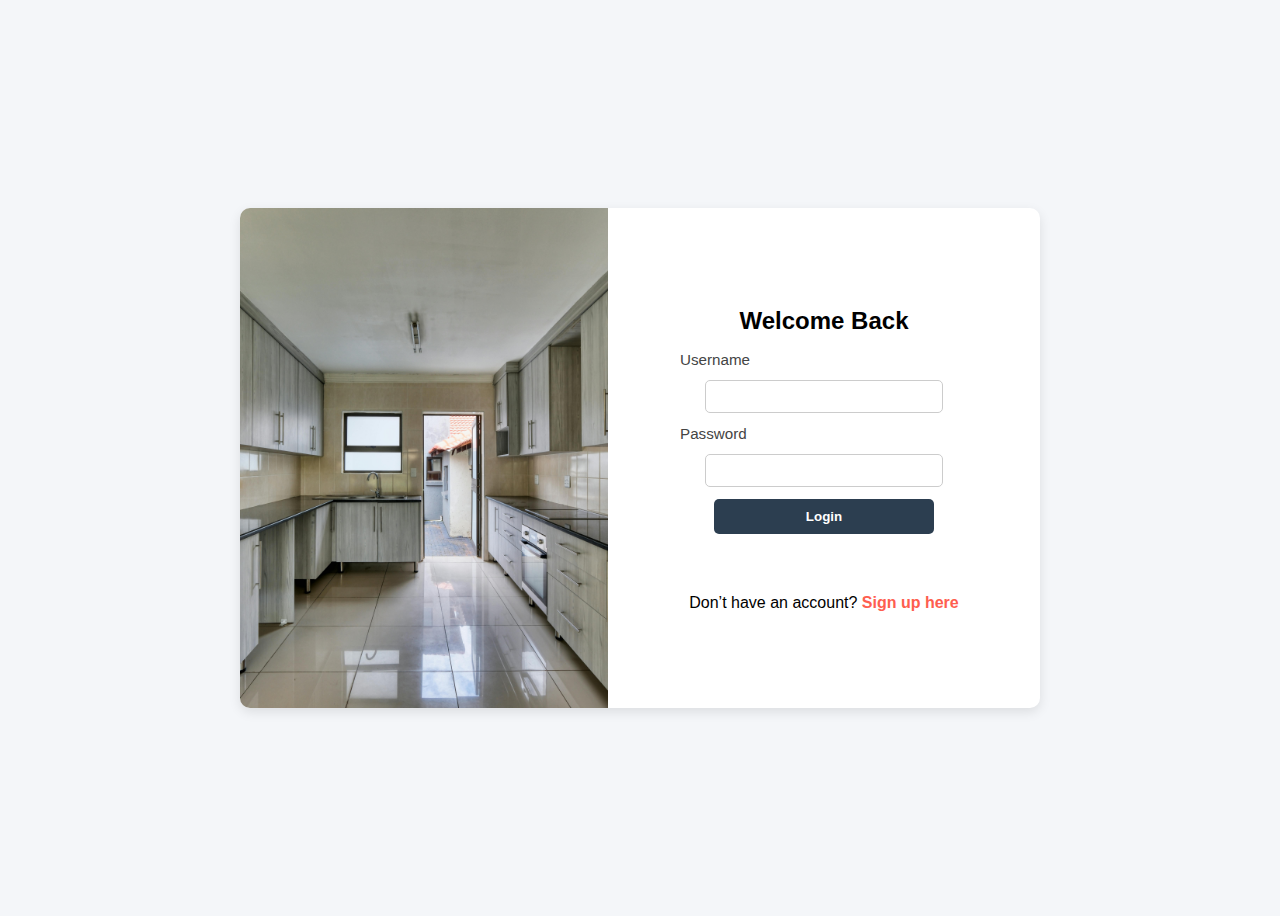
<file: html/index.html>
<!DOCTYPE html>
<html lang="en">
<head>
  <meta charset="UTF-8">
  <title>Login</title>
  <link rel="stylesheet" href="..\css\style.css">
</head>
<body>
  <!-- Login Section -->
  <section class="login-container">
    <!-- Left Side: Image -->
    <div class="login-image">
      <img src="..\img\1.jpg" alt="Apartment View">
    </div>

    <!-- Right Side: Login Form -->
    <div class="login-form">
      <h2>Welcome Back</h2>
      <form id="loginForm">
        <label for="username">Username</label>
        <input type="text" id="username" required>

        <label for="password">Password</label>
        <input type="password" id="password" required>

        <button type="submit" class="btn">Login</button>
        <p id="loginMessage"></p>
      </form>

      <!-- Integrated Sign Up link -->
      <p class="signup-text">
        Don’t have an account? <a href="sign_in.html">Sign up here</a>
      </p>
    </div>
  </section>

  <!-- JavaScript -->
  <script>
    document.addEventListener("DOMContentLoaded", () => {
      const loginForm = document.getElementById("loginForm");
      const loginMessage = document.getElementById("loginMessage");

      loginForm.addEventListener("submit", (e) => {
        e.preventDefault();

        const username = document.getElementById("username").value;
        const password = document.getElementById("password").value;

        if (username === "tenant" && password === "1234") {
          loginMessage.style.color = "green";
          loginMessage.textContent = "Login successful ✔";

          localStorage.setItem("user", JSON.stringify({
            name: "John Doe",
            email: "johndoe@example.com",
            phone: "+237 699 123 456",
            apartment: "A-12",
            role: "Tenant"
          }));

          setTimeout(() => {
            window.location.href = "index.html"; // redirect to home
          }, 1000);
        } else {
          loginMessage.style.color = "red";
          loginMessage.textContent = "Invalid username or password ❌";
        }
      });
    });
  </script>
</body>
</html>
</file>
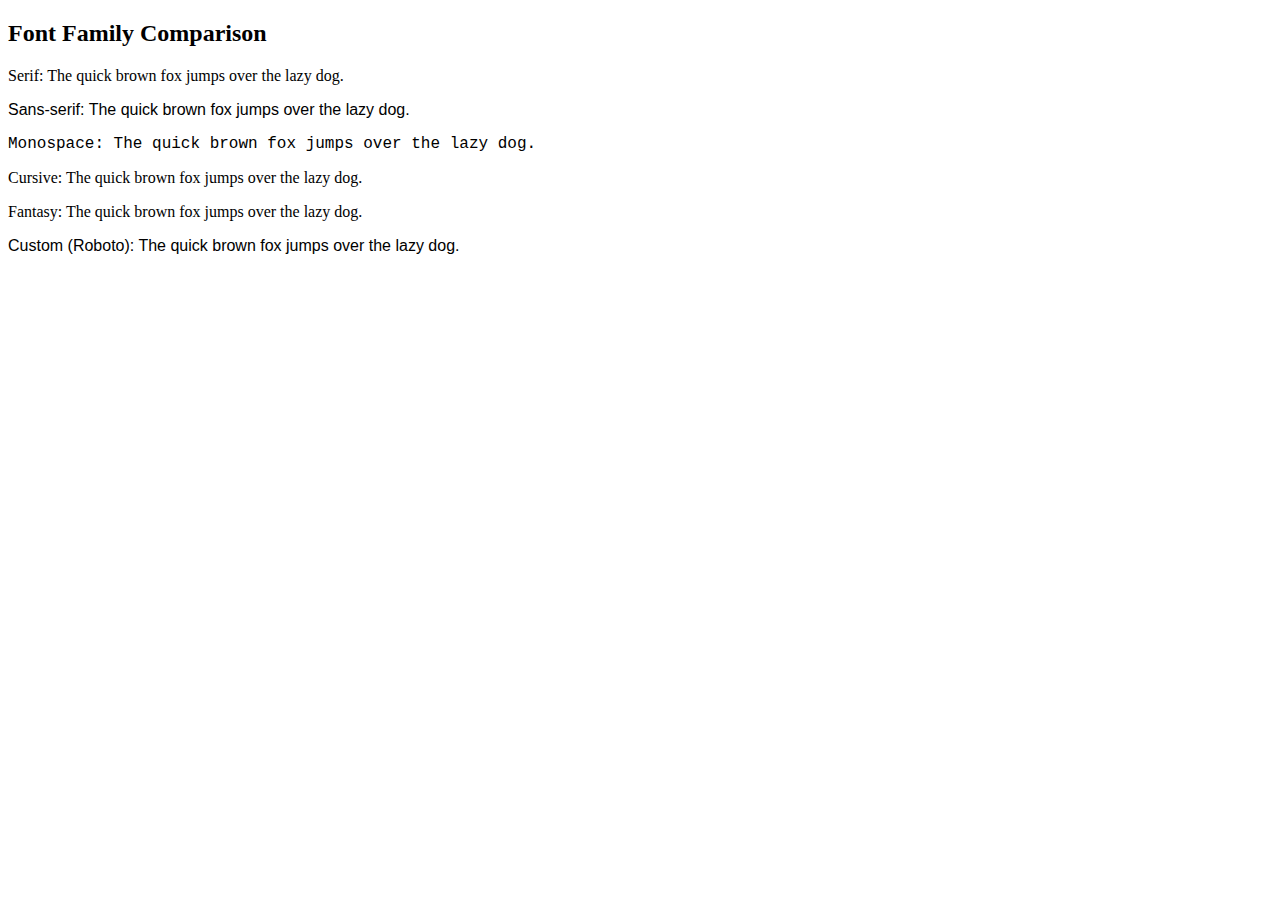
<file: css/f.html>
<!DOCTYPE html>
<html lang="en">
<head>
  <meta charset="UTF-8">
  <title>Font Family Demo</title>
  <style>
    .serif {
      font-family: "Times New Roman", Times, serif;
    }
    .sans-serif {
      font-family: Arial, Helvetica, sans-serif;
    }
    .monospace {
      font-family: "Courier New", Courier, monospace;
    }
    .cursive {
      font-family: "Brush Script MT", cursive;
    }
    .fantasy {
      font-family: "Papyrus", fantasy;
    }
    .custom {
      font-family: 'Roboto', sans-serif; /* Example with Google Fonts */
    }
  </style>
</head>
<body>
  <h2>Font Family Comparison</h2>
  <p class="serif">Serif: The quick brown fox jumps over the lazy dog.</p>
  <p class="sans-serif">Sans-serif: The quick brown fox jumps over the lazy dog.</p>
  <p class="monospace">Monospace: The quick brown fox jumps over the lazy dog.</p>
  <p class="cursive">Cursive: The quick brown fox jumps over the lazy dog.</p>
  <p class="fantasy">Fantasy: The quick brown fox jumps over the lazy dog.</p>
  <p class="custom">Custom (Roboto): The quick brown fox jumps over the lazy dog.</p>
</body>
</html>
</file>
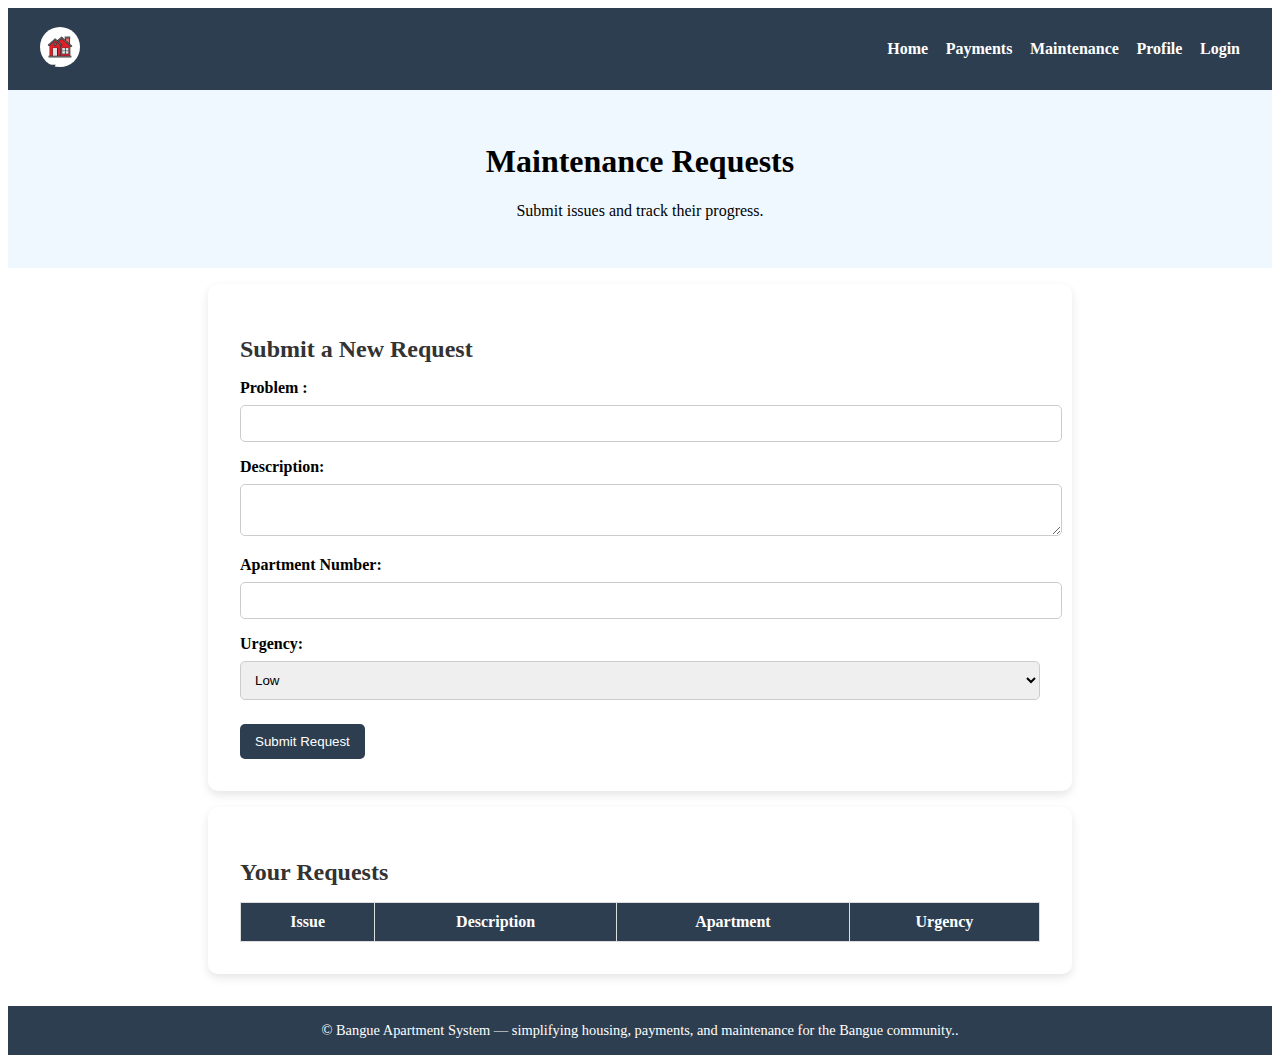
<file: html/maintenance.html>
<!DOCTYPE html>
<html lang="en">
<head>
  <meta charset="UTF-8">
  <title>Maintenance Requests</title>
  <link rel="stylesheet" href="..\css\maintenance.css">
</head>
<body>
  <!-- Navigation Bar -->
  <nav class="navbar">
    <div class="logo">
      <a href="homepage.html"><img src="..\img\7.webp" alt="Apartment Logo"></a>
    </div>
    <ul class="nav-links">
      <li><a href="homepage.html">Home</a></li>
      <li><a href="payments.html">Payments</a></li>
      <li><a href="maintenance.html">Maintenance</a></li>
      <li><a href="profile.html">Profile</a></li>
      <li><a href="index.html">Login</a></li>
    </ul>
  </nav>

  <!-- Page Title -->
  <header class="page-header">
    <h1>Maintenance Requests</h1>
    <p>Submit issues and track their progress.</p>
  </header>

  <!-- Request Form -->
  

  <!-- Tenant Requests -->
  <section class="request-form">
  <h2>Submit a New Request</h2>
  <form id="maintenanceForm">
    <label>Problem :</label>
    <input type="text" id="issueTitle" required>

    <label>Description:</label>
    <textarea id="issueDesc" required></textarea>

    <label>Apartment Number:</label>
    <input type="text" id="apartmentNum" required>

    <label>Urgency:</label>
    <select id="urgency">
      <option>Low</option>
      <option>Medium</option>
      <option>High</option>
    </select>

    <button type="submit">Submit Request</button>
  </form>
</section>

<!-- Tenant Requests -->
<section class="tenant-requests">
  <h2>Your Requests</h2>
  <table id="tenantTable">
    <tr>
      <th>Issue</th>
      <th>Description</th>
      <th>Apartment</th>
      <th>Urgency</th>
      
    </tr>
    <!-- Rows will be added dynamically -->
  </table>
</section>


  <!-- Footer -->
  <footer>
    <p>&copy; Bangue Apartment System — simplifying housing, payments, and maintenance for the Bangue community..</p>
  </footer>
</body>
</html>

<script>
  document.addEventListener("DOMContentLoaded", () => {
    // Your JavaScript code here
    console.log("Maintenance page loaded!");
  });
  document.addEventListener("DOMContentLoaded", () => {
  const form = document.getElementById("maintenanceForm");
  const tenantTable = document.getElementById("tenantTable");

  // Load saved requests from localStorage
  let requests = JSON.parse(localStorage.getItem("requests")) || [];

  // Function to render requests in table
  function renderRequests() {
    // Clear old rows (keep header)
    tenantTable.innerHTML = `
      <tr>
        <th>Issue</th>
        <th>Description</th>
        <th>Apartment</th>
        <th>Urgency</th>
        
      </tr>
    `;

    requests.forEach((req, index) => {
      const row = document.createElement("tr");
      row.innerHTML = `
        <td>${req.title}</td>
        <td>${req.desc}</td>
        <td>${req.apartment}</td>
        <td>${req.urgency}</td>
        <td>
          
      `
    });

    // Add event listeners for status changes
    document.querySelectorAll(".statusSelect").forEach(select => {
      select.addEventListener("change", (e) => {
        const idx = e.target.dataset.index;
        requests[idx].status = e.target.value;
        localStorage.setItem("requests", JSON.stringify(requests));
      });
    });
  }

  // Handle form submission
  form.addEventListener("submit", (e) => {
    e.preventDefault();
    const newRequest = {
      title: document.getElementById("issueTitle").value,
      desc: document.getElementById("issueDesc").value,
      apartment: document.getElementById("apartmentNum").value,
      urgency: document.getElementById("urgency").value
    };

    requests.push(newRequest);
    localStorage.setItem("requests", JSON.stringify(requests));
    renderRequests();
    form.reset();
  });

  // Initial render
  renderRequests();
});

</script>
</file>
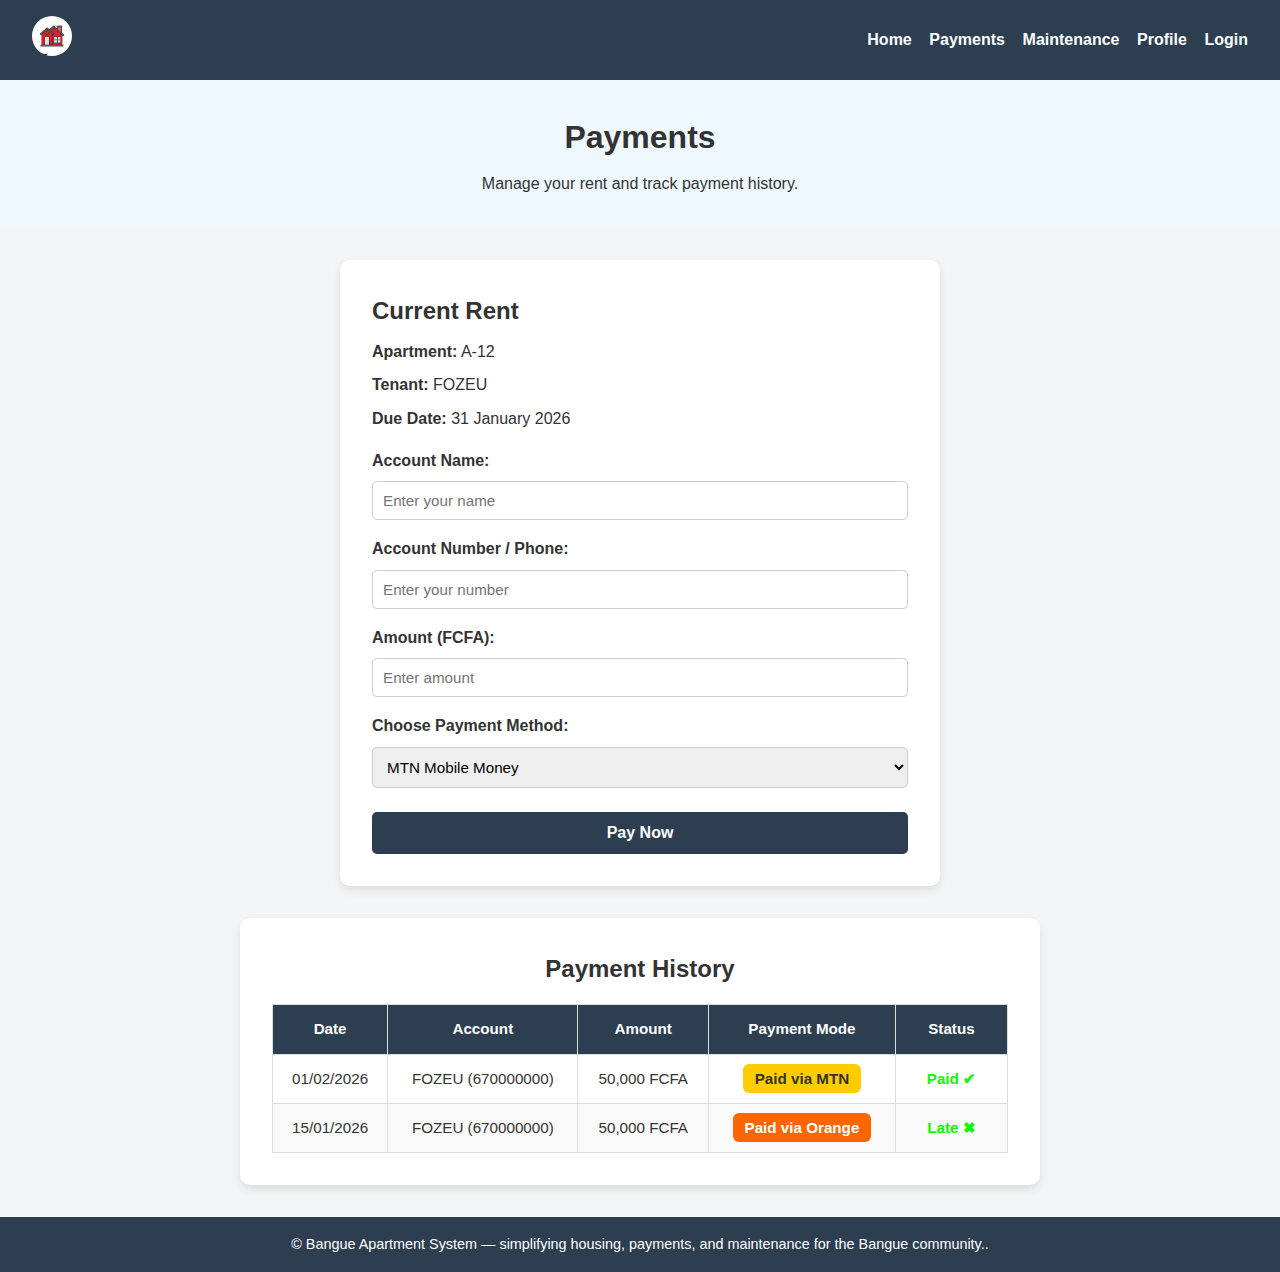
<file: html/payments.html>
<!DOCTYPE html>
<html lang="en">
<head>
  <meta charset="UTF-8">
  <title>Payments</title>
  <link rel="stylesheet" href="..\css\payment.css">
</head>
<body>
  <!-- Navigation Bar -->
  <nav class="navbar">
    <div class="logo">
      <a href="index.html"><img src="..\img\7.webp" alt="Apartment Logo"></a>
    </div>
    <ul class="nav-links">
      <li><a href="homepage.html">Home</a></li>
      <li><a href="payments.html">Payments</a></li>
      <li><a href="maintenance.html">Maintenance</a></li>
      <li><a href="profile.html">Profile</a></li>
      <li><a href="index.html">Login</a></li>
    </ul>
  </nav>

  <!-- Page Header -->
  <header class="page-header">
    <h1>Payments</h1>
    <p>Manage your rent and track payment history.</p>
  </header>

  <!-- Current Payment Section -->
  <section class="payment-section">
    <h2>Current Rent</h2>
    <div class="payment-card">
      <p><strong>Apartment:</strong> A-12</p>
      <p><strong>Tenant:</strong> FOZEU </p>
      <p><strong>Due Date:</strong> <span id="dueDate">31 January 2026</span></p>

      <!-- User Inputs -->
      <label for="accountName">Account Name:</label>
      <input type="text" id="accountName" placeholder="Enter your name" required>

      <label for="accountNumber">Account Number / Phone:</label>
      <input type="text" id="accountNumber" placeholder="Enter your number" required>

      <label for="amountInput">Amount (FCFA):</label>
      <input type="number" id="amountInput" placeholder="Enter amount" required>

      <!-- Payment Method Selection -->
      <!-- Payment Method Selection -->
<label for="paymentMethod">Choose Payment Method:</label>
<select id="paymentMethod" class="payment-method">
  <option value="mtn" class="mtn">MTN Mobile Money</option>
  <option value="orange" class="orange">Orange Money</option>
</select>


      <button class="btn" id="payBtn">Pay Now</button>
    </div>
  </section>
  <!-- Payment History Section -->
<section class="payment-history">
  <h2>Payment History</h2>
  <table id="historyTable">
    <thead>
      <tr>
        <th>Date</th>
        <th>Account</th>
        <th>Amount</th>
        <th>Payment Mode</th>
        <th>Status</th>
      </tr>
    </thead>
    <tbody>
      <!-- Les paiements passés seront ajoutés ici dynamiquement -->
      <tr>
        <td>01/02/2026</td>
        <td>FOZEU (670000000)</td>
        <td>50,000 FCFA</td>
        <td><span class="status mtn">Paid via MTN</span></td>
        <td><span class="status paid">Paid ✔</span></td>
      </tr>
      <tr>
        <td>15/01/2026</td>
        <td>FOZEU (670000000)</td>
        <td>50,000 FCFA</td>
        <td><span class="status orange">Paid via Orange</span></td>
        <td><span class="status late">Late ✖</span></td>
      </tr>
    </tbody>
  </table>
</section>


  <!-- Notification Popup -->
  <div id="popup" class="popup"></div>
  <!-- Footer -->
  <footer>
    <p>&copy; Bangue Apartment System — simplifying housing, payments, and maintenance for the Bangue community..</p>
  </footer>

  <!-- Integrated JavaScript -->
  <script>
    document.addEventListener("DOMContentLoaded", () => {
      const payBtn = document.getElementById("payBtn");
      const dueDate = document.getElementById("dueDate");
      const historyTable = document.getElementById("historyTable");
      const popup = document.getElementById("popup");

      // Popup function
      function showPopup(message, type="success") {
  popup.textContent = message;
  popup.className = "popup " + type;
  popup.style.display = "flex";
  popup.style.opacity = "1";
  popup.style.animation = "slideIn 0.4s ease";

  // Hide after 8 seconds (instead of 3)
  setTimeout(() => {
    popup.style.opacity = "0";
    setTimeout(() => { popup.style.display = "none"; }, 500);
  }, 8000);
}


      payBtn.addEventListener("click", async () => {
        const accountName = document.getElementById("accountName").value.trim();
        const accountNumber = document.getElementById("accountNumber").value.trim();
        const amount = document.getElementById("amountInput").value.trim();
        const method = document.getElementById("paymentMethod").value;
        const date = new Date().toLocaleDateString();

        if (!accountName || !accountNumber || !amount) {
          showPopup("❌ Please fill in all fields before proceeding.", "error");
          return;
        }

        try {
          // Show processing popup
          showPopup(`Processing ${method.toUpperCase()} payment of ${amount} FCFA for ${accountName} (${accountNumber})...`, "success");

          // Show confirmation popup after 1.5s
          setTimeout(() => {
            showPopup("✅ A notification will be sent to your phone number or email confirming your payment has been received and accepted.", "success");
          }, 1500);

          // Add to history table
          const newRow = historyTable.insertRow(-1);
          newRow.innerHTML = `
            <td>${date}</td>
            <td>${accountName} (${accountNumber})</td>
            <td>${amount} FCFA</td>
            <td style="color:green;">Paid via ${method.toUpperCase()}</td>
          `;

          // Reset form
          document.getElementById("accountName").value = "";
          document.getElementById("accountNumber").value = "";
          document.getElementById("amountInput").value = "";
          payBtn.disabled = true;
          payBtn.textContent = "Paid ✔";
          dueDate.textContent = "No payment due";

        } catch (error) {
          showPopup("❌ Payment failed. Please try again.", "error");
          console.error(error);
        }
      });
    });
  </script>
</body>
</html>
</file>
